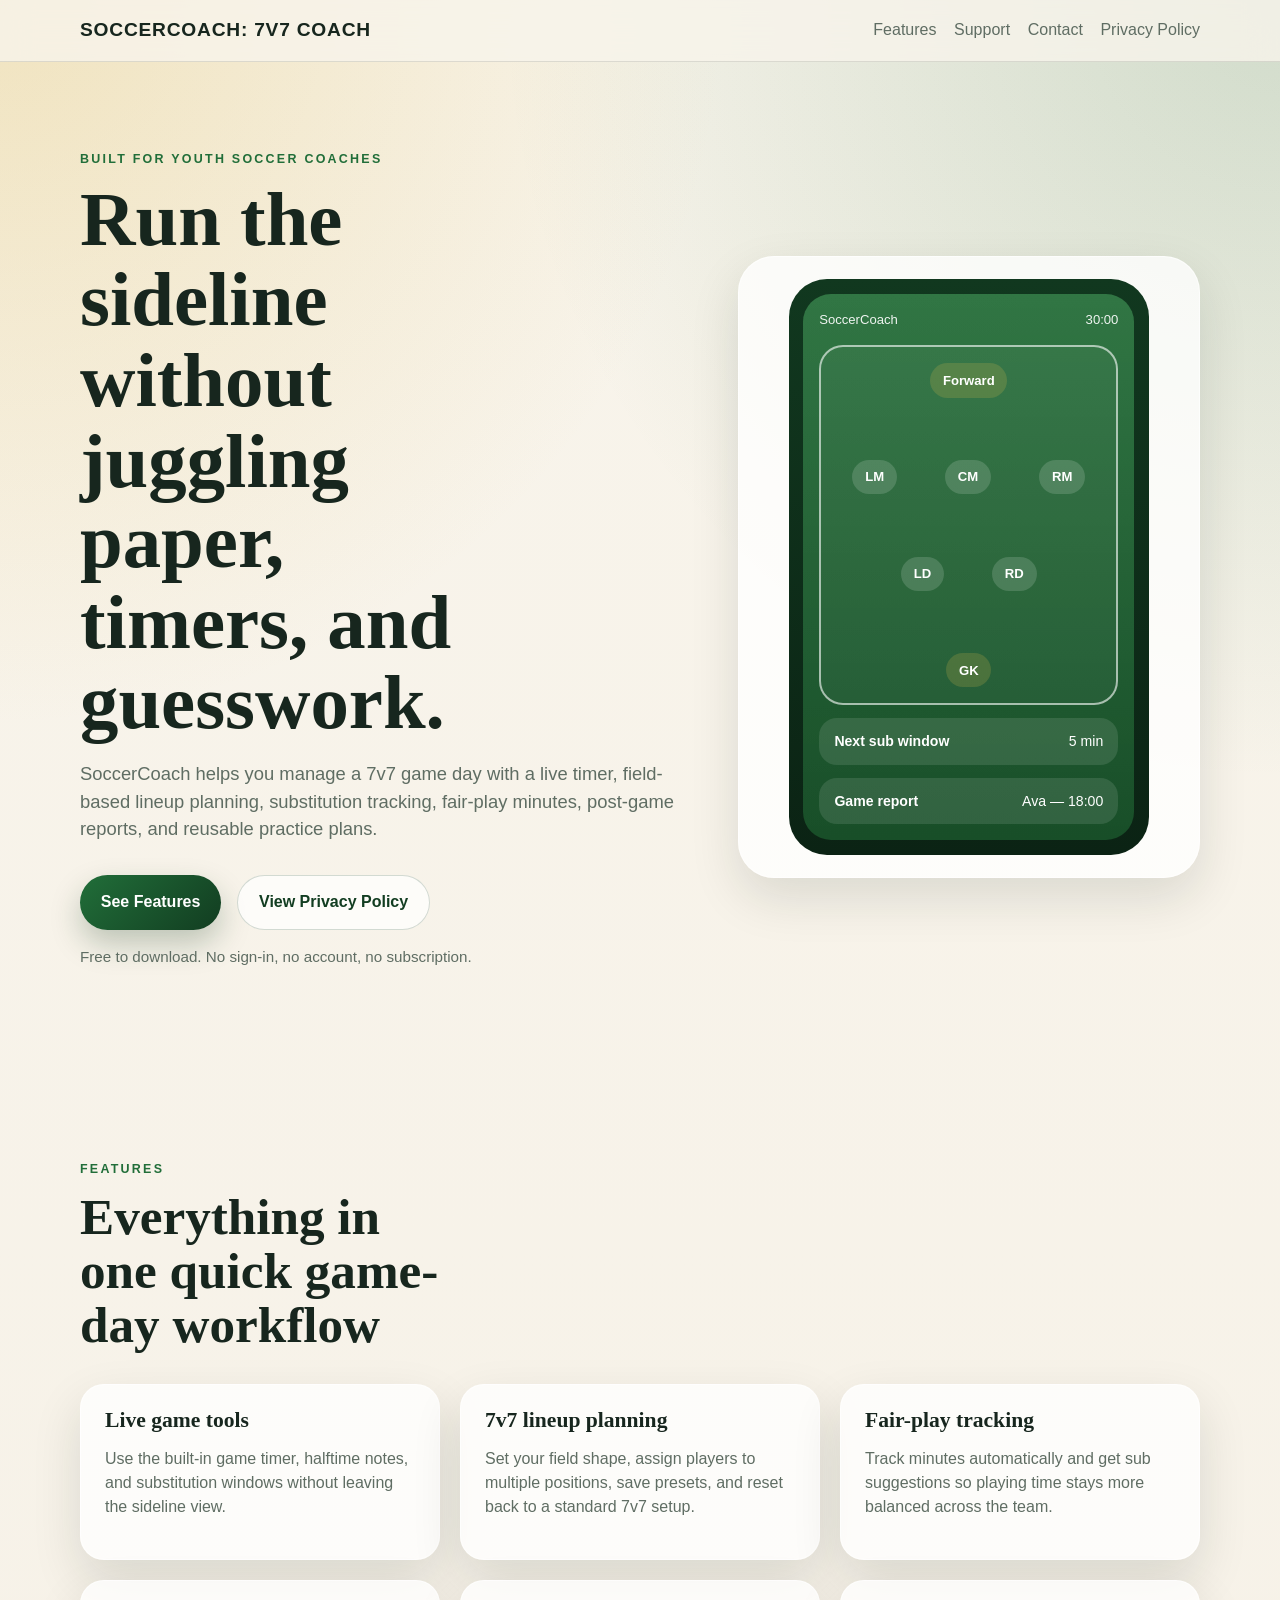
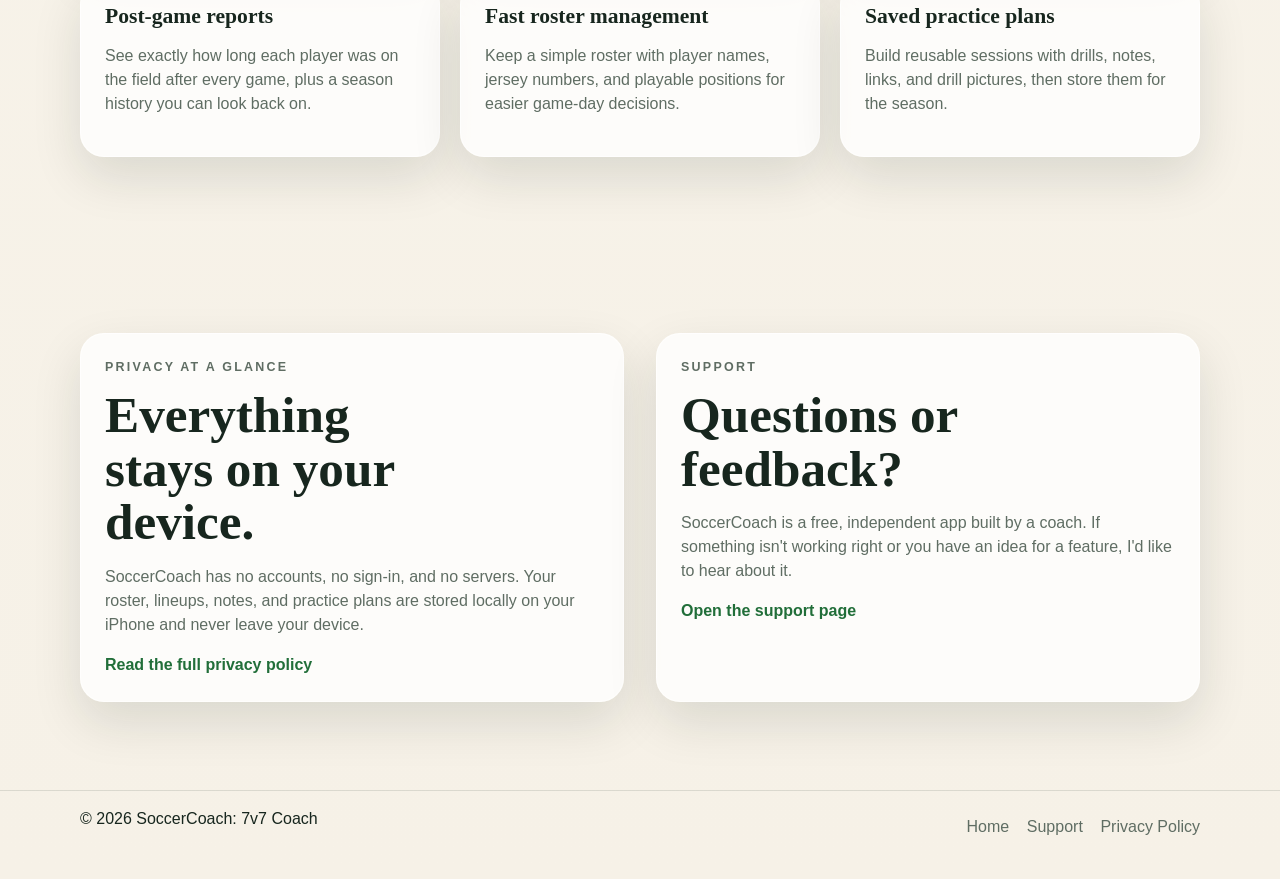
<file: website/index.html>
<!DOCTYPE html>
<html lang="en">
<head>
  <meta charset="UTF-8">
  <meta name="viewport" content="width=device-width, initial-scale=1.0">
  <title>SoccerCoach: 7v7 Coach | Youth Soccer Coaching App</title>
  <meta
    name="description"
    content="SoccerCoach: 7v7 Coach is a free iPhone app for youth soccer coaches to manage lineups, substitutions, fair play, post-game reports, and practice plans."
  >
  <link rel="stylesheet" href="./styles.css">
</head>
<body>
  <header class="site-header">
    <div class="wrap header-bar">
      <a class="brand" href="./index.html">SoccerCoach: 7v7 Coach</a>
      <nav class="nav">
        <a href="#features">Features</a>
        <a href="#support">Support</a>
        <a href="./support.html">Contact</a>
        <a href="./privacy.html">Privacy Policy</a>
      </nav>
    </div>
  </header>

  <main>
    <section class="hero">
      <div class="wrap hero-grid">
        <div class="hero-copy">
          <p class="eyebrow">Built for youth soccer coaches</p>
          <h1>Run the sideline without juggling paper, timers, and guesswork.</h1>
          <p class="lead">
            SoccerCoach helps you manage a 7v7 game day with a live timer, field-based lineup planning,
            substitution tracking, fair-play minutes, post-game reports, and reusable practice plans.
          </p>
          <div class="hero-actions">
            <a class="button button-primary" href="#features">See Features</a>
            <a class="button button-secondary" href="./privacy.html">View Privacy Policy</a>
          </div>
          <p class="footnote">
            Free to download. No sign-in, no account, no subscription.
          </p>
        </div>

        <div class="hero-card">
          <div class="phone-shell">
            <div class="phone-screen">
              <div class="mini-top">
                <span>SoccerCoach</span>
                <span>30:00</span>
              </div>

              <div class="mini-field">
                <div class="player-badge top">Forward</div>
                <div class="row midfield">
                  <div class="player-badge">LM</div>
                  <div class="player-badge">CM</div>
                  <div class="player-badge">RM</div>
                </div>
                <div class="row defense">
                  <div class="player-badge">LD</div>
                  <div class="player-badge">RD</div>
                </div>
                <div class="player-badge goalie">GK</div>
              </div>

              <div class="mini-panel">
                <strong>Next sub window</strong>
                <span>5 min</span>
              </div>
              <div class="mini-panel">
                <strong>Game report</strong>
                <span>Ava — 18:00</span>
              </div>
            </div>
          </div>
        </div>
      </div>
    </section>

    <section class="section" id="features">
      <div class="wrap">
        <div class="section-heading">
          <p class="eyebrow">Features</p>
          <h2>Everything in one quick game-day workflow</h2>
        </div>

        <div class="feature-grid">
          <article class="card">
            <h3>Live game tools</h3>
            <p>Use the built-in game timer, halftime notes, and substitution windows without leaving the sideline view.</p>
          </article>

          <article class="card">
            <h3>7v7 lineup planning</h3>
            <p>Set your field shape, assign players to multiple positions, save presets, and reset back to a standard 7v7 setup.</p>
          </article>

          <article class="card">
            <h3>Fair-play tracking</h3>
            <p>Track minutes automatically and get sub suggestions so playing time stays more balanced across the team.</p>
          </article>

          <article class="card">
            <h3>Post-game reports</h3>
            <p>See exactly how long each player was on the field after every game, plus a season history you can look back on.</p>
          </article>

          <article class="card">
            <h3>Fast roster management</h3>
            <p>Keep a simple roster with player names, jersey numbers, and playable positions for easier game-day decisions.</p>
          </article>

          <article class="card">
            <h3>Saved practice plans</h3>
            <p>Build reusable sessions with drills, notes, links, and drill pictures, then store them for the season.</p>
          </article>
        </div>
      </div>
    </section>

    <section class="section">
      <div class="wrap split-grid">
        <article class="card tall">
          <p class="eyebrow">Privacy at a glance</p>
          <h2>Everything stays on your device.</h2>
          <p>
            SoccerCoach has no accounts, no sign-in, and no servers. Your roster, lineups, notes, and practice
            plans are stored locally on your iPhone and never leave your device.
          </p>
          <a class="text-link" href="./privacy.html">Read the full privacy policy</a>
        </article>

        <article class="card tall" id="support">
          <p class="eyebrow">Support</p>
          <h2>Questions or feedback?</h2>
          <p>
            SoccerCoach is a free, independent app built by a coach. If something isn't working right
            or you have an idea for a feature, I'd like to hear about it.
          </p>
          <p>
            <a class="text-link" href="./support.html">Open the support page</a>
          </p>
        </article>
      </div>
    </section>
  </main>

  <footer class="site-footer">
    <div class="wrap footer-bar">
      <p>© 2026 SoccerCoach: 7v7 Coach</p>
      <div class="footer-links">
        <a href="./index.html">Home</a>
        <a href="./support.html">Support</a>
        <a href="./privacy.html">Privacy Policy</a>
      </div>
    </div>
  </footer>
</body>
</html>
</file>
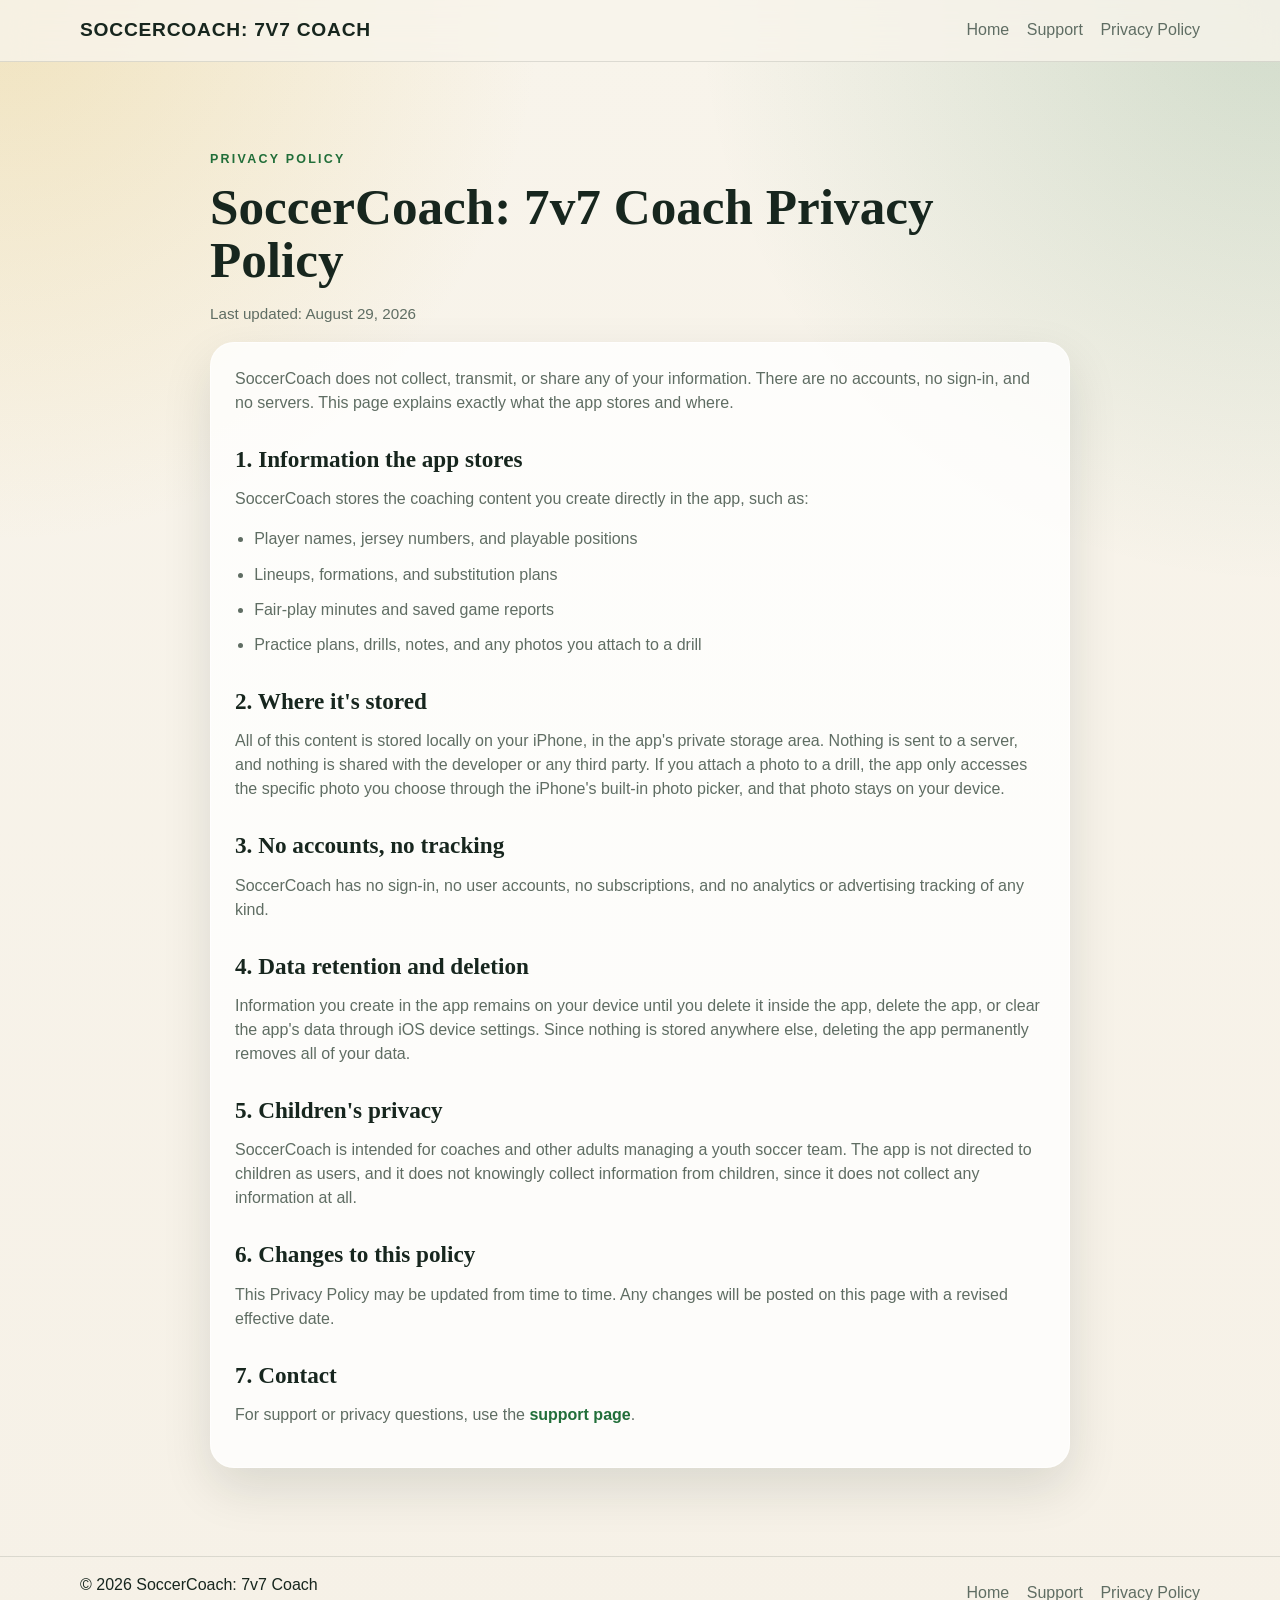
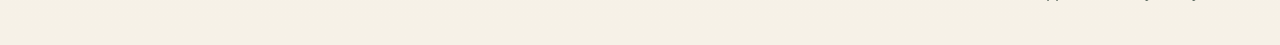
<file: website/privacy.html>
<!DOCTYPE html>
<html lang="en">
<head>
  <meta charset="UTF-8">
  <meta name="viewport" content="width=device-width, initial-scale=1.0">
  <title>SoccerCoach: 7v7 Coach Privacy Policy</title>
  <meta
    name="description"
    content="Privacy Policy for the SoccerCoach: 7v7 Coach iPhone app."
  >
  <link rel="stylesheet" href="./styles.css">
</head>
<body class="policy-page">
  <header class="site-header">
    <div class="wrap header-bar">
      <a class="brand" href="./index.html">SoccerCoach: 7v7 Coach</a>
      <nav class="nav">
        <a href="./index.html">Home</a>
        <a href="./support.html">Support</a>
        <a href="./privacy.html">Privacy Policy</a>
      </nav>
    </div>
  </header>

  <main class="section">
    <div class="wrap policy-wrap">
      <p class="eyebrow">Privacy Policy</p>
      <h1>SoccerCoach: 7v7 Coach Privacy Policy</h1>
      <p class="policy-meta">Last updated: August 29, 2026</p>

      <div class="policy-card">
        <p>
          SoccerCoach does not collect, transmit, or share any of your information. There are no accounts,
          no sign-in, and no servers. This page explains exactly what the app stores and where.
        </p>

        <h2>1. Information the app stores</h2>
        <p>SoccerCoach stores the coaching content you create directly in the app, such as:</p>
        <ul>
          <li>Player names, jersey numbers, and playable positions</li>
          <li>Lineups, formations, and substitution plans</li>
          <li>Fair-play minutes and saved game reports</li>
          <li>Practice plans, drills, notes, and any photos you attach to a drill</li>
        </ul>

        <h2>2. Where it's stored</h2>
        <p>
          All of this content is stored locally on your iPhone, in the app's private storage area. Nothing is
          sent to a server, and nothing is shared with the developer or any third party. If you attach a photo
          to a drill, the app only accesses the specific photo you choose through the iPhone's built-in photo
          picker, and that photo stays on your device.
        </p>

        <h2>3. No accounts, no tracking</h2>
        <p>
          SoccerCoach has no sign-in, no user accounts, no subscriptions, and no analytics or advertising
          tracking of any kind.
        </p>

        <h2>4. Data retention and deletion</h2>
        <p>
          Information you create in the app remains on your device until you delete it inside the app,
          delete the app, or clear the app's data through iOS device settings. Since nothing is stored
          anywhere else, deleting the app permanently removes all of your data.
        </p>

        <h2>5. Children's privacy</h2>
        <p>
          SoccerCoach is intended for coaches and other adults managing a youth soccer team. The app is not
          directed to children as users, and it does not knowingly collect information from children, since
          it does not collect any information at all.
        </p>

        <h2>6. Changes to this policy</h2>
        <p>
          This Privacy Policy may be updated from time to time. Any changes will be posted on this page with
          a revised effective date.
        </p>

        <h2>7. Contact</h2>
        <p>
          For support or privacy questions, use the <a class="text-link" href="./support.html">support page</a>.
        </p>
      </div>
    </div>
  </main>

  <footer class="site-footer">
    <div class="wrap footer-bar">
      <p>© 2026 SoccerCoach: 7v7 Coach</p>
      <div class="footer-links">
        <a href="./index.html">Home</a>
        <a href="./support.html">Support</a>
        <a href="./privacy.html">Privacy Policy</a>
      </div>
    </div>
  </footer>
</body>
</html>
</file>
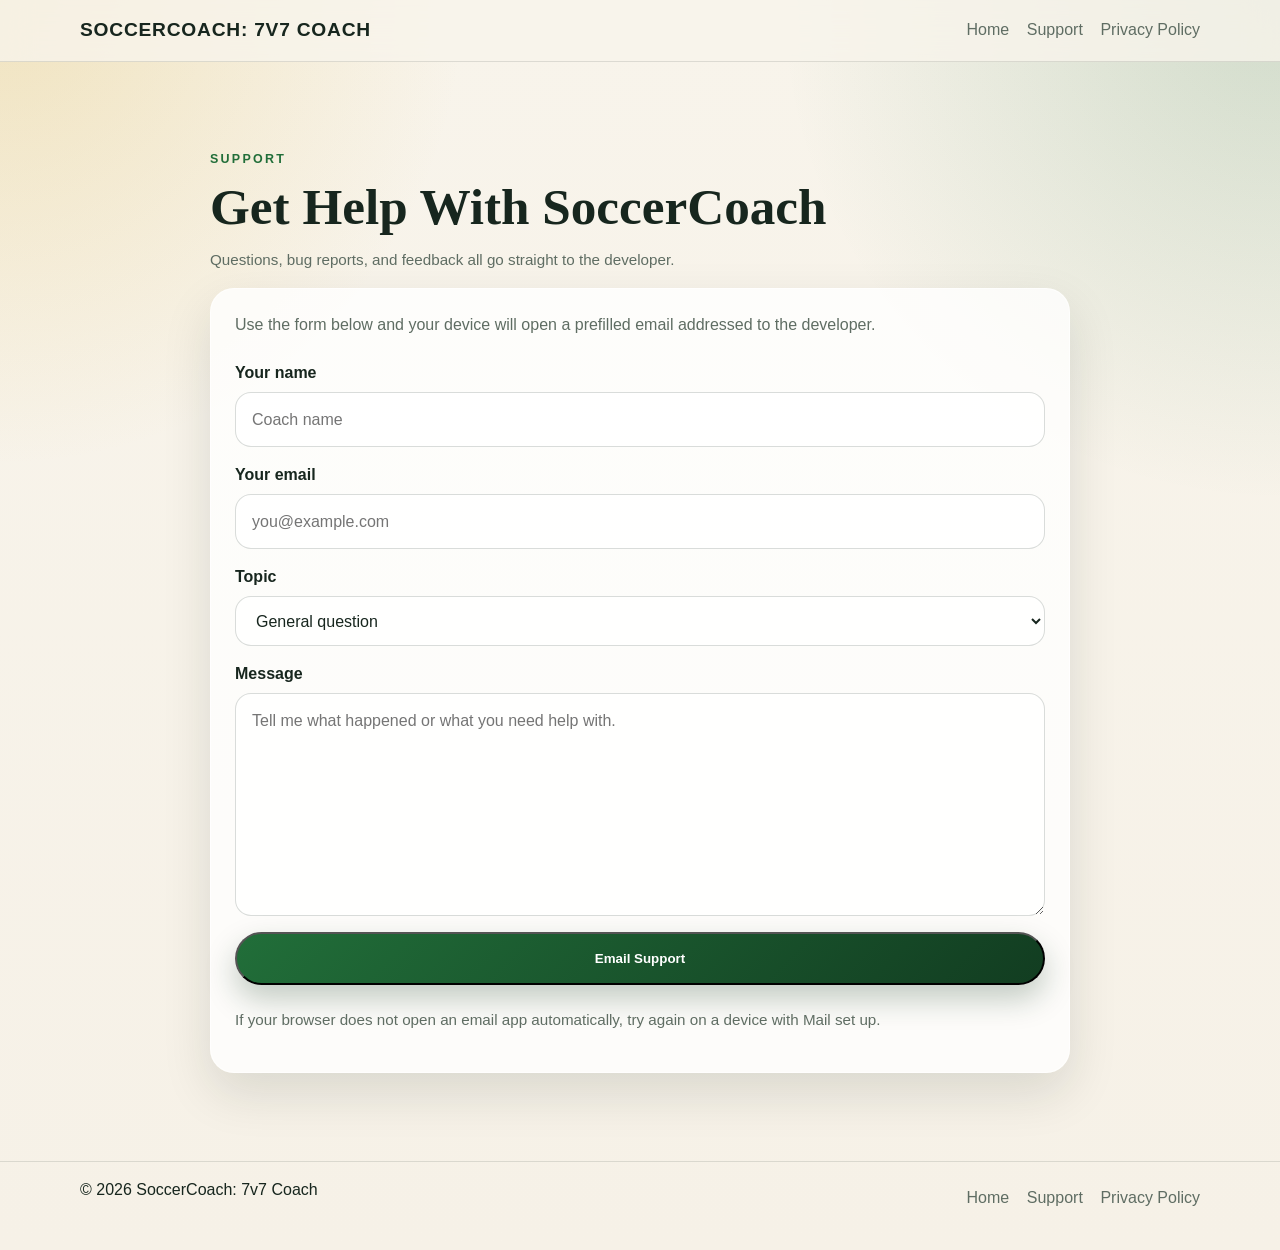
<file: website/support.html>
<!DOCTYPE html>
<html lang="en">
<head>
  <meta charset="UTF-8">
  <meta name="viewport" content="width=device-width, initial-scale=1.0">
  <title>SoccerCoach: 7v7 Coach Support</title>
  <meta
    name="description"
    content="Support page for the SoccerCoach: 7v7 Coach iPhone app."
  >
  <link rel="stylesheet" href="./styles.css">
</head>
<body class="policy-page">
  <header class="site-header">
    <div class="wrap header-bar">
      <a class="brand" href="./index.html">SoccerCoach: 7v7 Coach</a>
      <nav class="nav">
        <a href="./index.html">Home</a>
        <a href="./support.html">Support</a>
        <a href="./privacy.html">Privacy Policy</a>
      </nav>
    </div>
  </header>

  <main class="section">
    <div class="wrap policy-wrap">
      <p class="eyebrow">Support</p>
      <h1>Get Help With SoccerCoach</h1>
      <p class="policy-meta">Questions, bug reports, and feedback all go straight to the developer.</p>

      <div class="policy-card">
        <p>
          Use the form below and your device will open a prefilled email addressed to the developer.
        </p>

        <form id="support-form" class="support-form">
          <label class="form-field">
            <span>Your name</span>
            <input type="text" name="name" autocomplete="name" placeholder="Coach name">
          </label>

          <label class="form-field">
            <span>Your email</span>
            <input type="email" name="email" autocomplete="email" placeholder="you@example.com">
          </label>

          <label class="form-field">
            <span>Topic</span>
            <select name="topic">
              <option>General question</option>
              <option>Bug report</option>
              <option>Feature request</option>
            </select>
          </label>

          <label class="form-field">
            <span>Message</span>
            <textarea name="message" rows="8" placeholder="Tell me what happened or what you need help with."></textarea>
          </label>

          <button class="button button-primary" type="submit">Email Support</button>
        </form>

        <p class="small-note">
          If your browser does not open an email app automatically, try again on a device with Mail set up.
        </p>
      </div>
    </div>
  </main>

  <footer class="site-footer">
    <div class="wrap footer-bar">
      <p>© 2026 SoccerCoach: 7v7 Coach</p>
      <div class="footer-links">
        <a href="./index.html">Home</a>
        <a href="./support.html">Support</a>
        <a href="./privacy.html">Privacy Policy</a>
      </div>
    </div>
  </footer>

  <script>
    const form = document.getElementById("support-form");

    // Split so the address isn't a plain scrapeable string in the page source.
    const supportUser = "evanworth";
    const supportHost = "gmail.com";

    form.addEventListener("submit", (event) => {
      event.preventDefault();

      const formData = new FormData(form);
      const name = (formData.get("name") || "").toString().trim();
      const email = (formData.get("email") || "").toString().trim();
      const topic = (formData.get("topic") || "Support request").toString().trim();
      const message = (formData.get("message") || "").toString().trim();

      const subject = encodeURIComponent(`SoccerCoach Support: ${topic}`);
      const body = encodeURIComponent(
        `Name: ${name}\nEmail: ${email}\nTopic: ${topic}\n\nMessage:\n${message}`
      );

      window.location.href = `mailto:${supportUser}@${supportHost}?subject=${subject}&body=${body}`;
    });
  </script>
</body>
</html>
</file>
<file: website/styles.css>
:root {
  --bg: #f6f1e7;
  --surface: rgba(255, 255, 255, 0.78);
  --surface-strong: #fffdf8;
  --ink: #17261e;
  --muted: #5f6d63;
  --line: rgba(23, 38, 30, 0.12);
  --green: #216e39;
  --green-deep: #123d21;
  --gold: #ddb84d;
  --shadow: 0 20px 50px rgba(18, 37, 26, 0.12);
  --radius: 24px;
}

* {
  box-sizing: border-box;
}

html {
  scroll-behavior: smooth;
}

body {
  margin: 0;
  color: var(--ink);
  background:
    radial-gradient(circle at top left, rgba(221, 184, 77, 0.28), transparent 26%),
    radial-gradient(circle at top right, rgba(33, 110, 57, 0.18), transparent 28%),
    linear-gradient(180deg, #f8f4eb 0%, var(--bg) 100%);
  font-family: "Avenir Next", "Trebuchet MS", sans-serif;
  line-height: 1.5;
}

a {
  color: inherit;
  text-decoration: none;
}

.wrap {
  width: min(1120px, calc(100% - 2rem));
  margin: 0 auto;
}

.site-header {
  position: sticky;
  top: 0;
  z-index: 20;
  backdrop-filter: blur(16px);
  background: rgba(248, 244, 235, 0.8);
  border-bottom: 1px solid var(--line);
}

.header-bar,
.footer-bar {
  display: flex;
  align-items: center;
  justify-content: space-between;
  gap: 1rem;
  padding: 1rem 0;
}

.brand {
  font-size: 1.2rem;
  font-weight: 800;
  letter-spacing: 0.04em;
  text-transform: uppercase;
}

.nav,
.footer-links {
  display: flex;
  align-items: center;
  gap: 1.1rem;
  flex-wrap: wrap;
}

.nav a,
.footer-links a {
  color: var(--muted);
}

.hero,
.section {
  padding: 5.5rem 0;
}

.hero-grid,
.split-grid {
  display: grid;
  gap: 2rem;
  align-items: center;
}

.hero-grid {
  grid-template-columns: 1.15fr 0.85fr;
}

.split-grid {
  grid-template-columns: 1fr 1fr;
}

.eyebrow {
  margin: 0 0 0.7rem;
  text-transform: uppercase;
  letter-spacing: 0.18em;
  font-size: 0.78rem;
  color: var(--green);
  font-weight: 800;
}

h1,
h2,
h3 {
  line-height: 1.05;
  margin: 0 0 1rem;
  font-family: Georgia, "Times New Roman", serif;
}

h1 {
  font-size: clamp(2.7rem, 6vw, 5rem);
  max-width: 11ch;
}

h2 {
  font-size: clamp(2rem, 4vw, 3.2rem);
  max-width: 14ch;
}

h3 {
  font-size: 1.35rem;
}

p {
  margin: 0 0 1rem;
}

.lead {
  font-size: 1.15rem;
  color: var(--muted);
  max-width: 38rem;
}

.lead.compact {
  max-width: 30rem;
}

.hero-actions {
  display: flex;
  gap: 1rem;
  flex-wrap: wrap;
  margin: 2rem 0 1rem;
}

.button {
  display: inline-flex;
  align-items: center;
  justify-content: center;
  min-height: 3.3rem;
  padding: 0.9rem 1.3rem;
  border-radius: 999px;
  font-weight: 700;
  transition: transform 180ms ease, box-shadow 180ms ease, background 180ms ease;
}

.button:hover,
.text-link:hover {
  transform: translateY(-1px);
}

.button-primary {
  color: white;
  background: linear-gradient(135deg, var(--green) 0%, var(--green-deep) 100%);
  box-shadow: 0 14px 30px rgba(18, 61, 33, 0.25);
}

.button-secondary {
  color: var(--green-deep);
  border: 1px solid rgba(18, 61, 33, 0.18);
  background: rgba(255, 255, 255, 0.72);
}

.footnote,
.small-note,
.policy-meta {
  color: var(--muted);
  font-size: 0.95rem;
}

.hero-card,
.card,
.policy-card {
  background: var(--surface);
  border: 1px solid rgba(255, 255, 255, 0.65);
  box-shadow: var(--shadow);
}

.hero-card {
  padding: 1.4rem;
  border-radius: 36px;
}

.phone-shell {
  width: min(100%, 360px);
  margin: 0 auto;
  padding: 0.9rem;
  border-radius: 38px;
  background: linear-gradient(180deg, #11381f 0%, #0b2314 100%);
}

.phone-screen {
  padding: 1rem;
  border-radius: 28px;
  background:
    linear-gradient(180deg, rgba(255,255,255,0.08), rgba(255,255,255,0)),
    linear-gradient(180deg, #1f6a34 0%, #184e28 100%);
  color: white;
}

.mini-top,
.mini-panel,
.row {
  display: flex;
  align-items: center;
  justify-content: space-between;
  gap: 0.5rem;
}

.mini-top {
  font-size: 0.82rem;
  margin-bottom: 1rem;
  opacity: 0.92;
}

.mini-field {
  padding: 1rem 0.7rem;
  border-radius: 24px;
  border: 2px solid rgba(255, 255, 255, 0.6);
  min-height: 360px;
  display: flex;
  flex-direction: column;
  align-items: center;
  justify-content: space-between;
  background: rgba(255, 255, 255, 0.04);
}

.player-badge {
  padding: 0.45rem 0.8rem;
  border-radius: 999px;
  background: rgba(255, 255, 255, 0.15);
  font-size: 0.82rem;
  font-weight: 700;
}

.player-badge.top,
.player-badge.goalie {
  background: rgba(221, 184, 77, 0.2);
}

.row {
  width: 100%;
}

.row.midfield {
  justify-content: space-around;
}

.row.defense {
  justify-content: center;
  gap: 3rem;
}

.mini-panel {
  margin-top: 0.8rem;
  padding: 0.8rem 0.95rem;
  border-radius: 18px;
  background: rgba(255, 255, 255, 0.11);
  font-size: 0.88rem;
}

.section-heading {
  margin-bottom: 2rem;
}

.feature-grid {
  display: grid;
  grid-template-columns: repeat(3, minmax(0, 1fr));
  gap: 1.25rem;
}

.card,
.policy-card {
  padding: 1.5rem;
  border-radius: var(--radius);
}

.card p,
.policy-card p,
.policy-card li {
  color: var(--muted);
}

.card.tall {
  min-height: 100%;
}

.policy-card ul {
  margin: 0;
  padding-left: 1.2rem;
}

.support-form {
  display: grid;
  gap: 1rem;
  margin: 1.5rem 0;
}

.form-field {
  display: grid;
  gap: 0.45rem;
}

.form-field span {
  font-weight: 700;
  color: var(--ink);
}

.form-field input,
.form-field select,
.form-field textarea {
  width: 100%;
  border: 1px solid rgba(23, 38, 30, 0.16);
  border-radius: 16px;
  padding: 0.9rem 1rem;
  font: inherit;
  color: var(--ink);
  background: rgba(255, 255, 255, 0.82);
}

.form-field textarea {
  resize: vertical;
  min-height: 180px;
}

.form-field input:focus,
.form-field select:focus,
.form-field textarea:focus {
  outline: 2px solid rgba(33, 110, 57, 0.2);
  border-color: rgba(33, 110, 57, 0.4);
}

.policy-card li {
  margin-bottom: 0.7rem;
}

.text-link {
  color: var(--green);
  font-weight: 700;
}

.site-footer {
  border-top: 1px solid var(--line);
  padding-bottom: 1rem;
}

.policy-wrap {
  max-width: 860px;
}

.policy-page h1 {
  max-width: none;
  font-size: clamp(2.4rem, 4vw, 3.8rem);
}

.policy-card h2 {
  font-size: 1.45rem;
  margin-top: 2rem;
  max-width: none;
}

@media (max-width: 960px) {
  .hero-grid,
  .split-grid,
  .feature-grid {
    grid-template-columns: 1fr;
  }

  .hero,
  .section {
    padding: 4rem 0;
  }
}

@media (max-width: 720px) {
  .header-bar,
  .footer-bar {
    align-items: flex-start;
    flex-direction: column;
  }

  .nav,
  .footer-links,
  .hero-actions {
    width: 100%;
  }

  .nav a,
  .footer-links a {
    padding-right: 0.75rem;
  }

  .button {
    width: 100%;
  }

  .phone-shell {
    width: 100%;
  }
}
</file>
